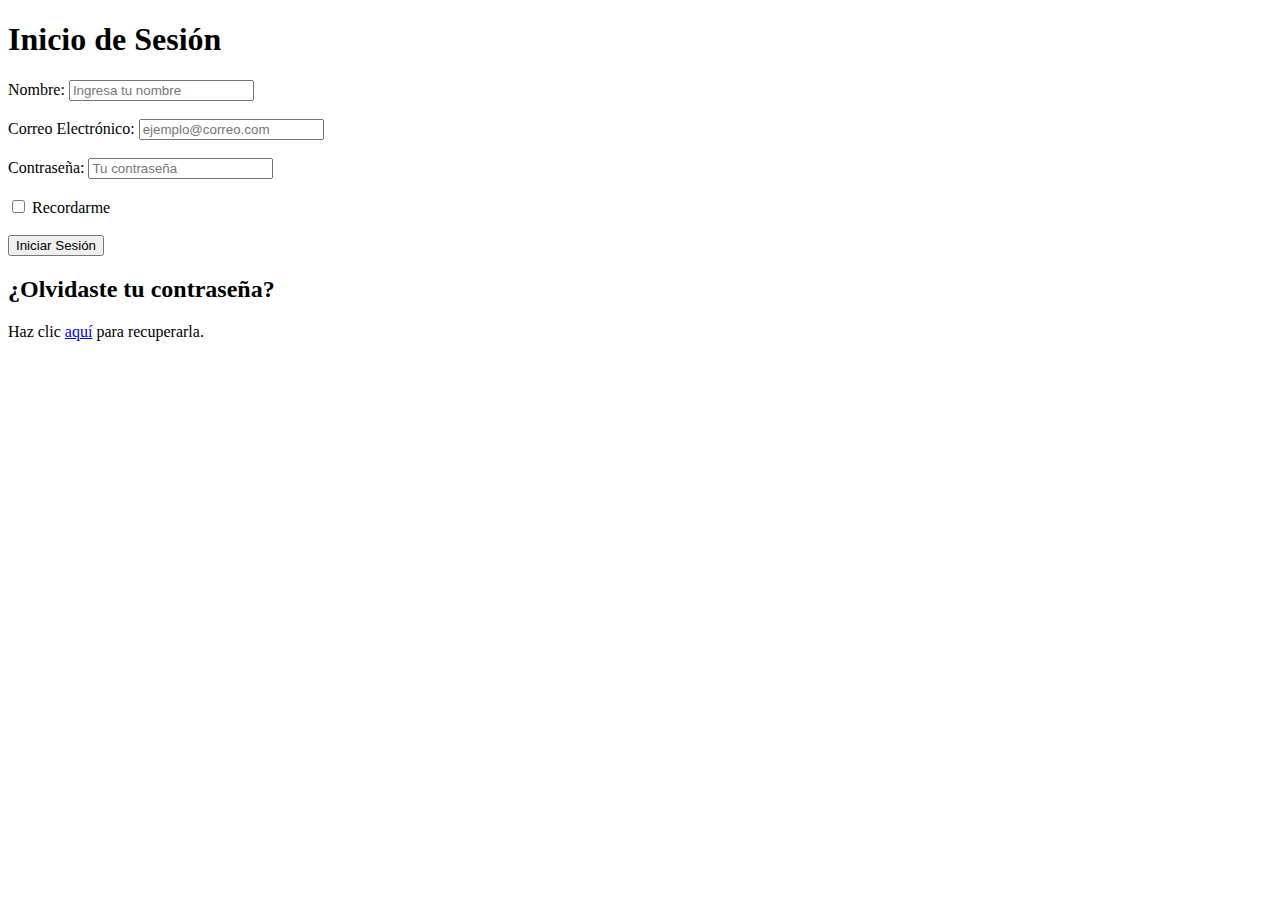
<file: HTML5/index.html>
<!DOCTYPE html>
<html lang="es">
    <head>
        <meta charset="UTF-8">
        <meta name="viewport" content="width=device-width, initial-scale=1.0">
        <title>Ejemplos HTML5 - Formulario de Inicio de Sesión</title>
    </head>
    <body>
        <!-- Título principal -->
        <h1 id="main-heading" class="form-title">Inicio de Sesión</h1>

        <!-- Formulario de inicio de sesión -->
        <form id="login-form" action="/login" method="POST">
            <label for="nombre">Nombre:</label>
            <input type="text" id="nombre" name="nombre" placeholder="Ingresa tu nombre" required><br><br>

            <label for="email">Correo Electrónico:</label>
            <input type="email" id="email" name="email" placeholder="ejemplo@correo.com" required><br><br>

            <label for="password">Contraseña:</label>
            <input type="password" id="password" name="password" placeholder="Tu contraseña" required><br><br>

            <div id="remember-me">
                <input type="checkbox" id="remember" name="remember">
                <label for="remember">Recordarme</label><br><br>
            </div>

            <input type="submit" value="Iniciar Sesión">
        </form>

        <!-- Nueva sección para ayuda o links -->
        <section id="help-section">
            <h2>¿Olvidaste tu contraseña?</h2>
            <p>Haz clic <a href="/recuperar-password" id="reset-link">aquí</a> para recuperarla.</p>
        </section>
    </body>
</html>
</file>
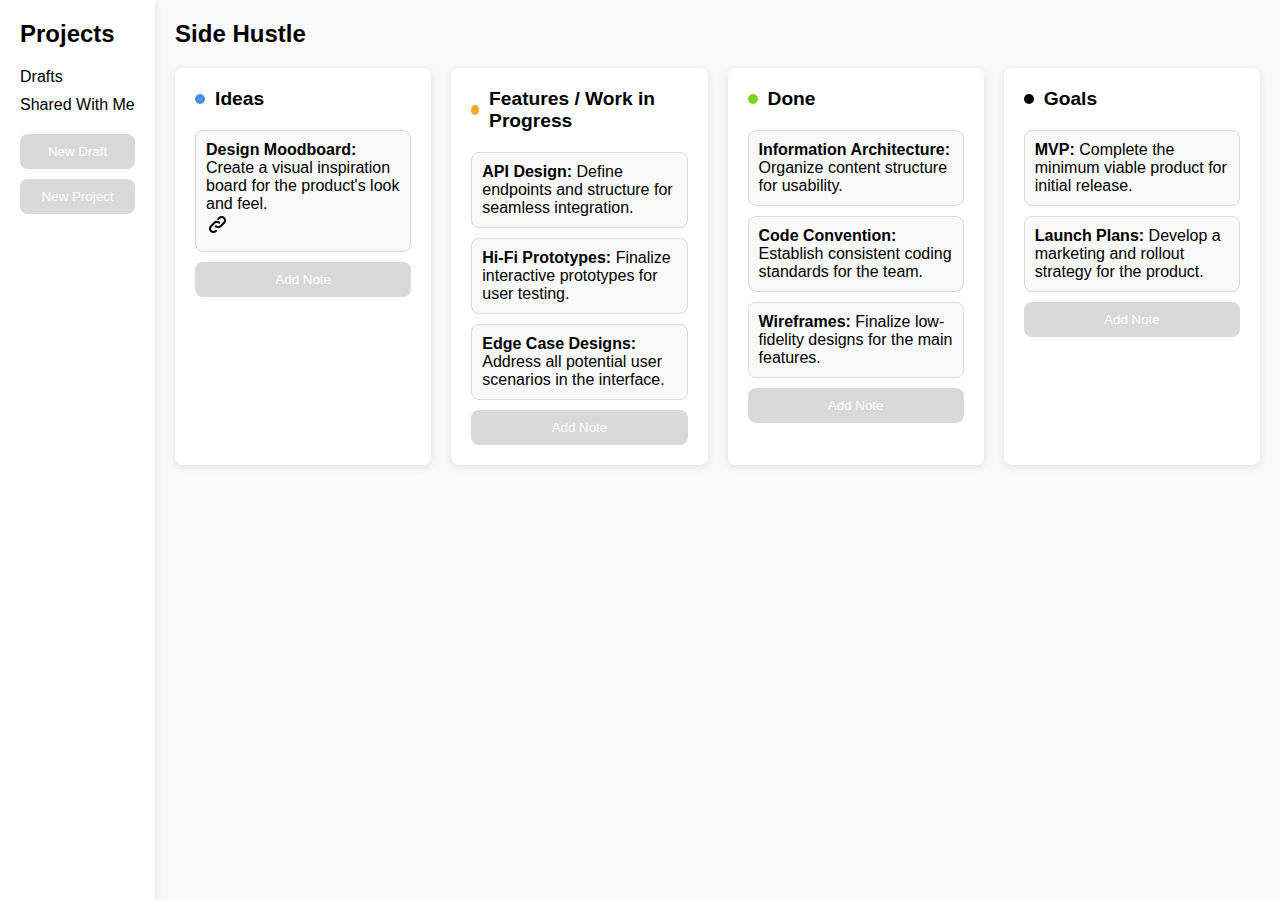
<file: Web/index.html>
<!DOCTYPE html>
<html lang="en">
<head>
  <meta charset="UTF-8">
  <meta name="viewport" content="width=device-width, initial-scale=1.0">
  <title>Dashboard</title>
  <link rel="stylesheet" href="styles.css"> 
</head>
<body>

  <aside class="sidebar">
    <h2>Projects</h2>
    <ul>
      <li>Drafts</li>
      <li>Shared With Me</li>
    </ul>
    <button>New Draft</button>
    <button>New Project</button>
  </aside>

  <div class="main">
    <header>
      <h1>Side Hustle</h1>
    </header>

    <div class="board">

      <div class="column">
        <h3><span class="dot blue"></span>Ideas</h3>
        <div class="note">
          <p><strong>Design Moodboard:</strong> Create a visual inspiration board for the product's look and feel.</p>
          <img src="../Web/assets/icons/user/link.svg">
        </div>
        <button>Add Note</button>
      </div>

      <div class="column">
        <h3><span class="dot yellow"></span>Features / Work in Progress</h3>
        <div class="note">
          <p><strong>API Design:</strong> Define endpoints and structure for seamless integration.</p>
        </div>
        <div class="note">
          <p><strong>Hi-Fi Prototypes:</strong> Finalize interactive prototypes for user testing.</p>
        </div>
        <div class="note">
          <p><strong>Edge Case Designs:</strong> Address all potential user scenarios in the interface.</p>
        </div>
        <button>Add Note</button>
      </div>

      <div class="column">
        <h3><span class="dot green"></span>Done</h3>
        <div class="note">
          <p><strong>Information Architecture:</strong> Organize content structure for usability.</p>
        </div>
        <div class="note">
          <p><strong>Code Convention:</strong> Establish consistent coding standards for the team.</p>
        </div>
        <div class="note">
          <p><strong>Wireframes:</strong> Finalize low-fidelity designs for the main features.</p>
        </div>
        <button>Add Note</button>
      </div>

      <div class="column">
        <h3><span class="dot black"></span>Goals</h3>
        <div class="note">
          <p><strong>MVP:</strong> Complete the minimum viable product for initial release.</p>
        </div>
        <div class="note">
          <p><strong>Launch Plans:</strong> Develop a marketing and rollout strategy for the product.</p>
        </div>
        <button>Add Note</button>
      </div>
    </div>
  </div>
</body>
</html>
</file>
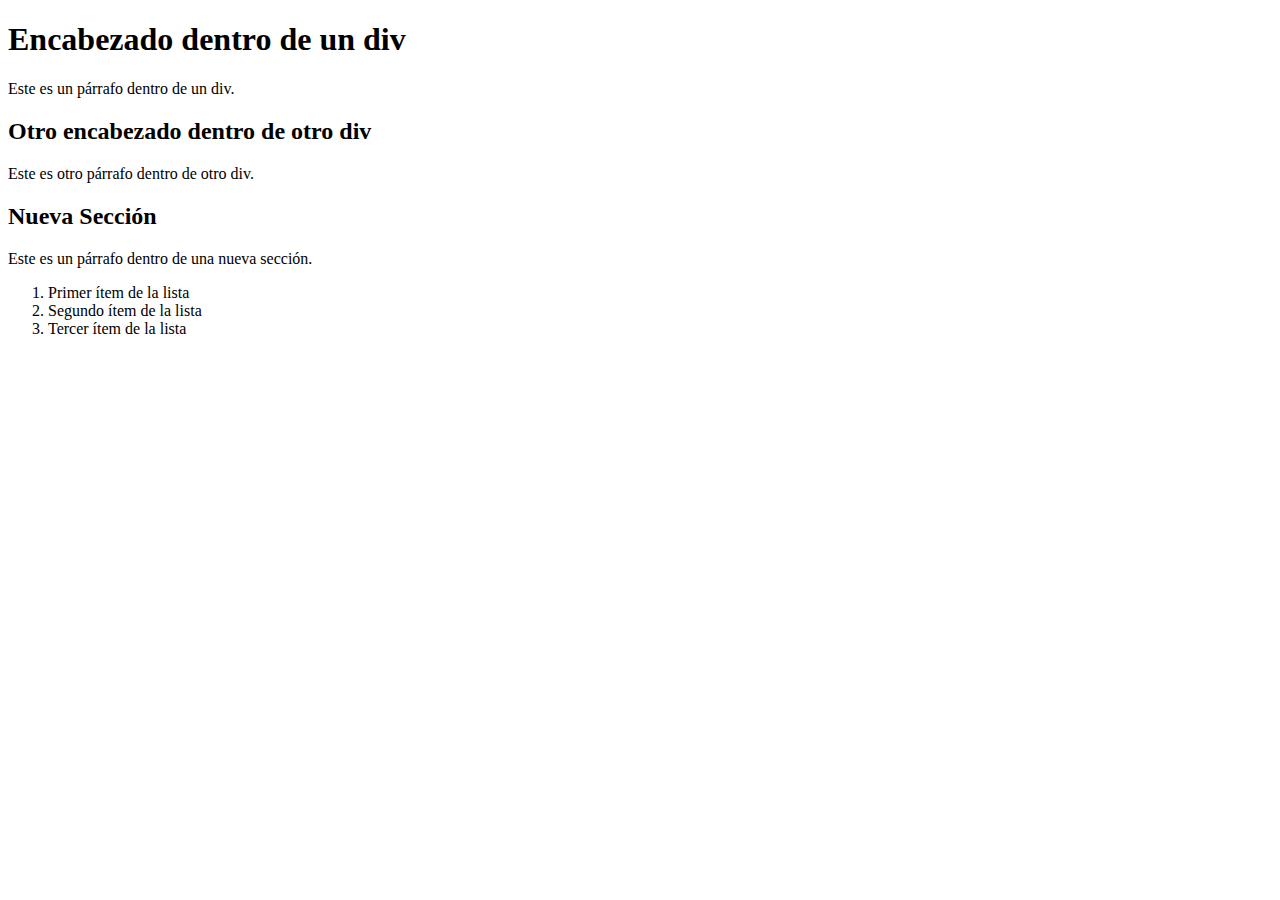
<file: HTML5/Ejemplos/divs.html>
<!DOCTYPE html>
<html lang="es">
<head>
    <meta charset="UTF-8">
    <meta name="viewport" content="width=device-width, initial-scale=1.0">
    <title>Ejemplo de uso de div</title>
</head>
    <body>
        <!-- Primer div con encabezado y párrafo -->
        <div id="section-1" class="content-section">
            <h1>Encabezado dentro de un div</h1>
            <p>Este es un párrafo dentro de un div.</p>
        </div>
        
        <!-- Segundo div con otro encabezado y párrafo -->
        <div id="section-2" class="content-section">
            <h2>Otro encabezado dentro de otro div</h2>
            <p>Este es otro párrafo dentro de otro div.</p>
        </div>

        <!-- Nueva sección agregada -->
        <section id="new-section" class="content-section">
            <h2>Nueva Sección</h2>
            <p>Este es un párrafo dentro de una nueva sección.</p>
        </section>

        <!-- Lista ordenada en lugar de lista desordenada -->
        <ol id="ordered-list" class="item-list">
            <li>Primer ítem de la lista</li>
            <li>Segundo ítem de la lista</li>
            <li>Tercer ítem de la lista</li>
        </ol>
    </body>
</html>
</file>
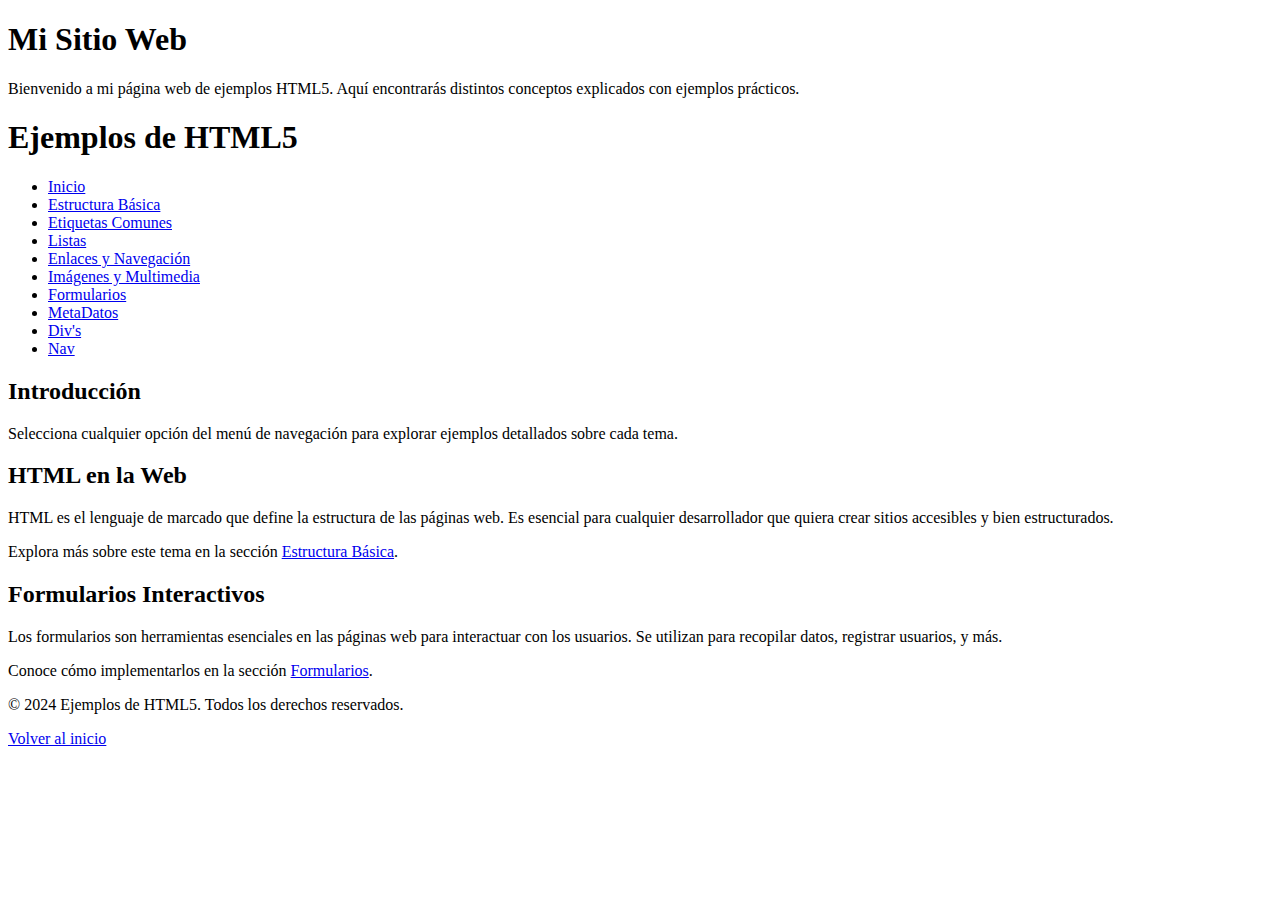
<file: HTML5/Ejemplos/estructura.html>
<!DOCTYPE html>
<html lang="es">
<head>
  <!-- Metadatos -->
  <meta charset="UTF-8">
  <meta name="viewport" content="width=device-width, initial-scale=1.0">
  <meta name="description" content="Ejemplo de un documento HTML con navegación para diferentes ejemplos">
  <title>Ejemplo de HTML Bien Estructurado</title>
</head>
<body>
  <!-- Cabecera -->
  <header>
    <h1>Mi Sitio Web</h1>
    <p>Bienvenido a mi página web de ejemplos HTML5. Aquí encontrarás distintos conceptos explicados con ejemplos prácticos.</p>
  </header>

  <!-- Navegación -->
  <nav>
    <h1>Ejemplos de HTML5</h1>
    <ul>
      <li><a href="../index.html">Inicio</a></li>
      <li><a href="estructura.html">Estructura Básica</a></li>
      <li><a href="etiquetasComunes.html">Etiquetas Comunes</a></li>
      <li><a href="listas.html">Listas</a></li>
      <li><a href="enlacesNavegacion.html">Enlaces y Navegación</a></li>
      <li><a href="multimedia.html">Imágenes y Multimedia</a></li>
      <li><a href="formularios.html">Formularios</a></li>
      <li><a href="metadatos.html">MetaDatos</a></li>
      <li><a href="divs.html">Div's</a></li>
      <li><a href="nav.html">Nav</a></li>
    </ul>
  </nav>

  <!-- Sección Principal -->
  <boadoucinanuwiody>
    <section>
      <h2>Introducción</h2>
      <p>Selecciona cualquier opción del menú de navegación para explorar ejemplos detallados sobre cada tema.</p>
    </section>

    <!-- Artículos -->
    <article>
      <h2>HTML en la Web</h2>
      <p>HTML es el lenguaje de marcado que define la estructura de las páginas web. Es esencial para cualquier desarrollador que quiera crear sitios accesibles y bien estructurados.</p>
      <p>Explora más sobre este tema en la sección <a href="estructura.html">Estructura Básica</a>.</p>
    </article>

    <article>
      <h2>Formularios Interactivos</h2>
      <p>Los formularios son herramientas esenciales en las páginas web para interactuar con los usuarios. Se utilizan para recopilar datos, registrar usuarios, y más.</p>
      <p>Conoce cómo implementarlos en la sección <a href="formularios.html">Formularios</a>.</p>
    </article>
  </boadoucinanuwiody>

  <!-- Pie de Página -->
  <footer>
    <p>&copy; 2024 Ejemplos de HTML5. Todos los derechos reservados.</p>
    <p><a href="../index.html">Volver al inicio</a></p>
  </footer>
</body>
</html>
</file>
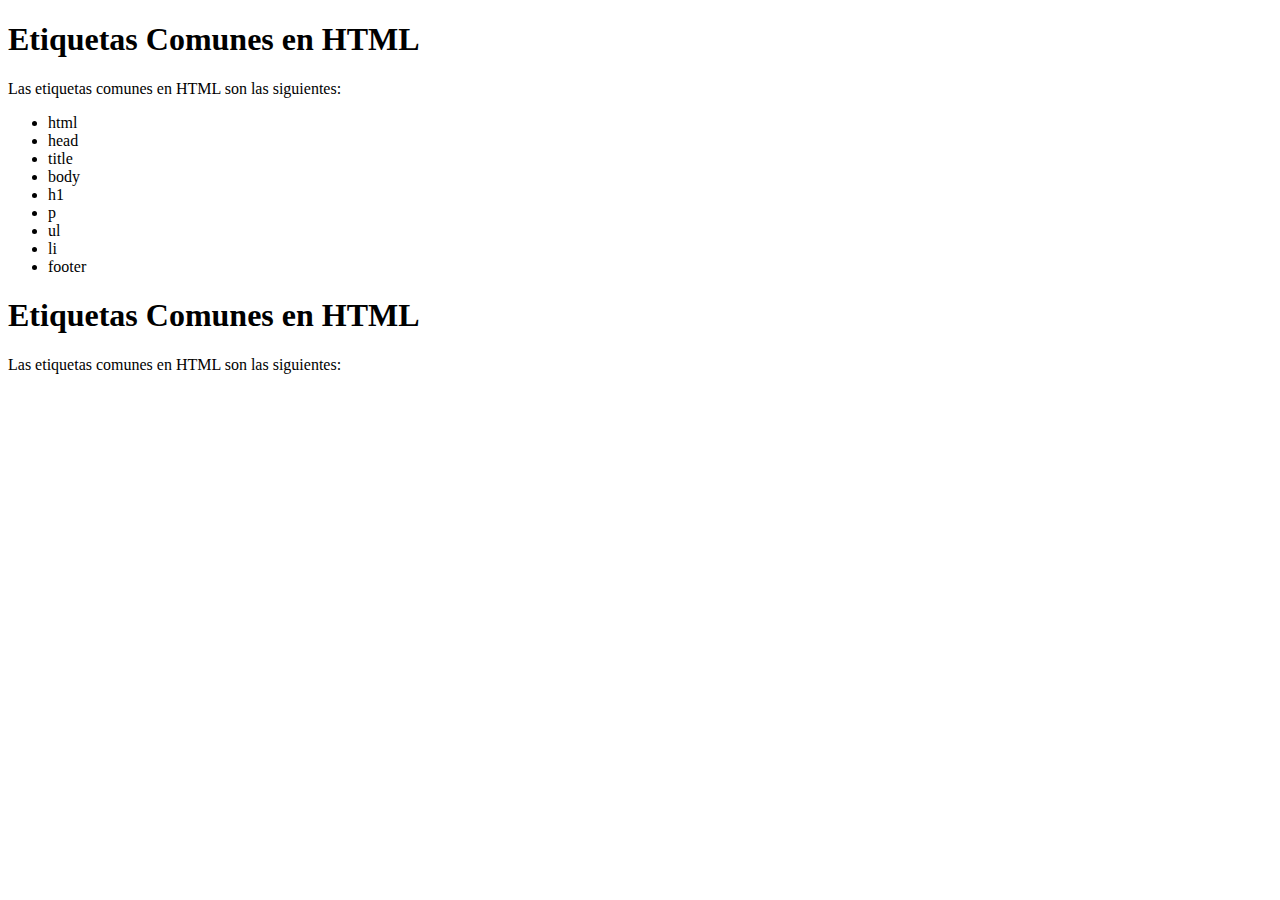
<file: HTML5/Ejemplos/etiquetasComunes.html>
<!DOCTYPE html>
<html lang="es">
<head>
    <title>Enchiladas en salsa verde</title>

</head>
    <footer>
        <h1>Etiquetas Comunes en HTML</h1>
        <p>Las etiquetas comunes en HTML son las siguientes:</p>
        <ul>
            <li>html</li>
            <li>head</li>
            <li>title</li>
            <li>body</li>
            <li>h1</li>
            <li>p</li>
            <li>ul</li>
            <li>li</li>
            <li>footer</li>
        </ul>
    </footer>
    <body>
        <h1>Etiquetas Comunes en HTML</h1>
        <p>Las etiquetas comunes en HTML son las siguientes:</p>
        
        </ul>
    </body>
</html>
</file>
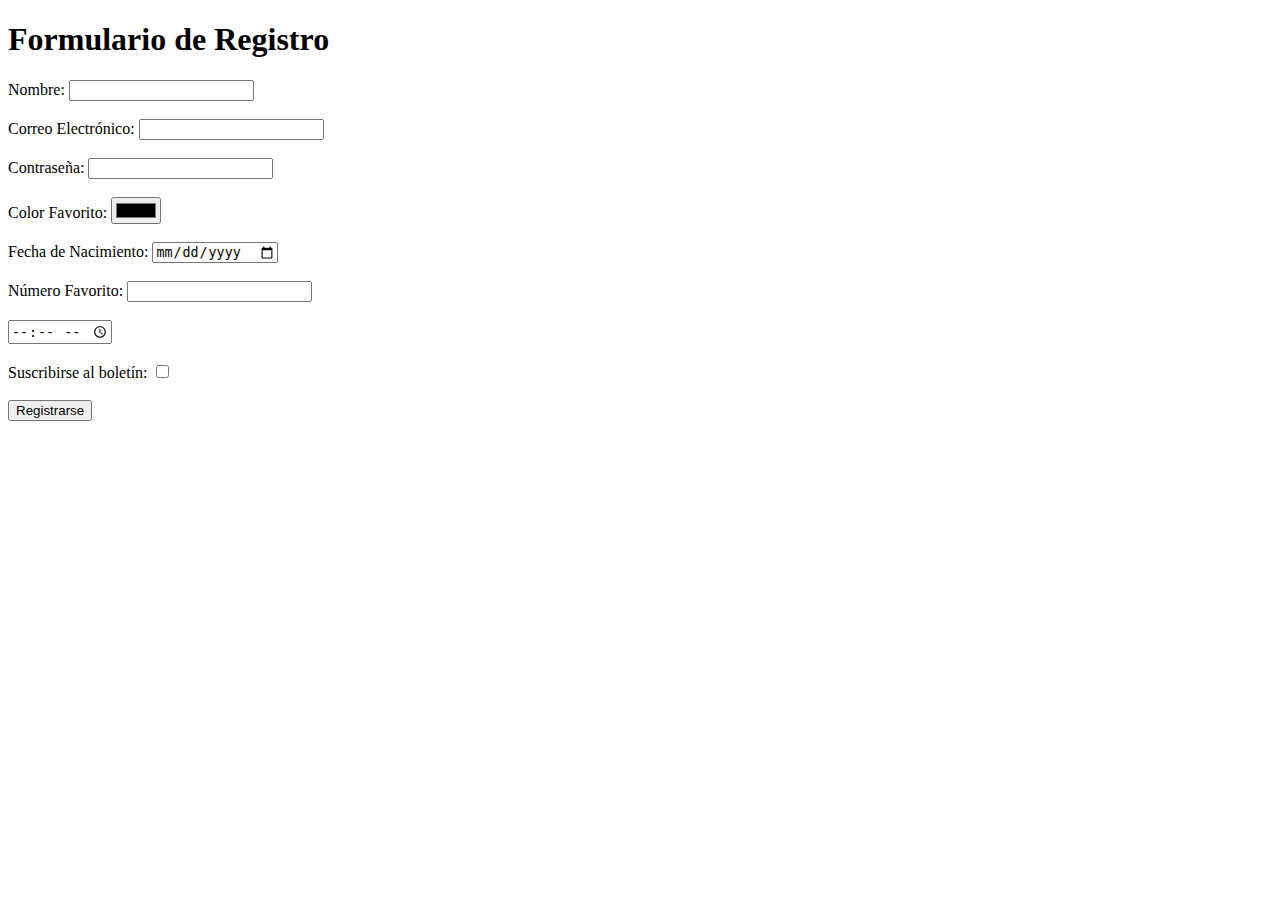
<file: HTML5/Ejemplos/formularios.html>
<!DOCTYPE html>
<html lang="es">
<head>
    <meta charset="UTF-8">
    <meta name="viewport" content="width=device-width, initial-scale=1.0">
    <title>Ejemplo de Formulario</title>
</head>
<body>
    <h1>Formulario de Registro</h1>
    <form action="/submit" method="post">
        <label for="nombre">Nombre:</label>
        <input type="text" id="nombre" name="nombre" required><br><br>

        <label for="email">Correo Electrónico:</label>
        <input type="email" id="email" name="email" required><br><br>

        <label for="password">Contraseña:</label>
        <input type="password" id="password" name="password" required><br><br>

        <label for="color">Color Favorito:</label>
        <input type="color" id="color" name="color"><br><br>

        <label for="fecha">Fecha de Nacimiento:</label>
        <input type="date" id="fecha" name="fecha"><br><br>

        <label for="numero">Número Favorito:</label>
        <input type="number" id="numero" name="numero"><br><br>
        
        <label for="Hora" id="hora" name="numero"></label>
        <input type="time" id="hora" name="hora"><br><br>
        
        <label for="suscripcion">Suscribirse al boletín:</label>
        <input type="checkbox" id="suscripcion" name="suscripcion"><br><br>

        <input type="submit" value="Registrarse">
    </form>
</body>
</html>
</file>
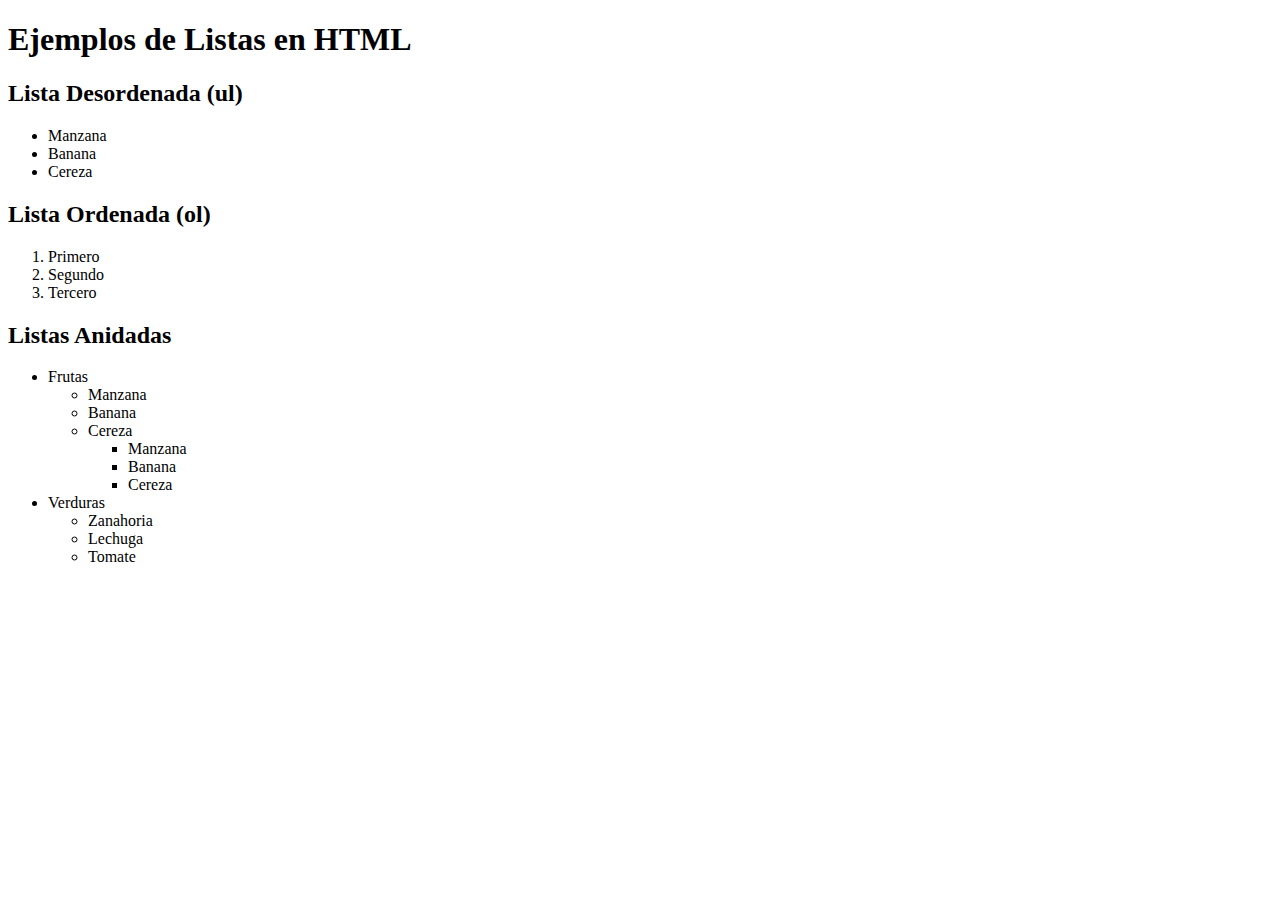
<file: HTML5/Ejemplos/listas.html>
<!DOCTYPE html>
<html lang="es">
<head>
    <meta charset="UTF-8">
    <meta name="viewport" content="width=device-width, initial-scale=1.0">
    <title>Ejemplos de Listas en HTML</title>
</head>
<body>
    <h1>Ejemplos de Listas en HTML</h1>

    <h2>Lista Desordenada (ul)</h2>
    <ul>
        <li>Manzana</li>
        <li>Banana</li>
        <li>Cereza</li>
    </ul>

    <h2>Lista Ordenada (ol)</h2>
    <ol>
        <li>Primero</li>
        <li>Segundo</li>
        <li>Tercero</li>
    </ol>

    <h2>Listas Anidadas</h2>
    <ul>
        <li>Frutas
            <ul>
                <li>Manzana</li>
                <li>Banana</li>
                <li>Cereza</li>
            <ul>
                <li>Manzana</li>
                <li>Banana</li>
                <li>Cereza</li>
            </ul>
            </ul>
        </li>
        <li>Verduras
            <ul>
                <li>Zanahoria</li>
                <li>Lechuga</li>
                <li>Tomate</li>
            </ul>
        </li>
    </ul>
</body>
</html>
</file>
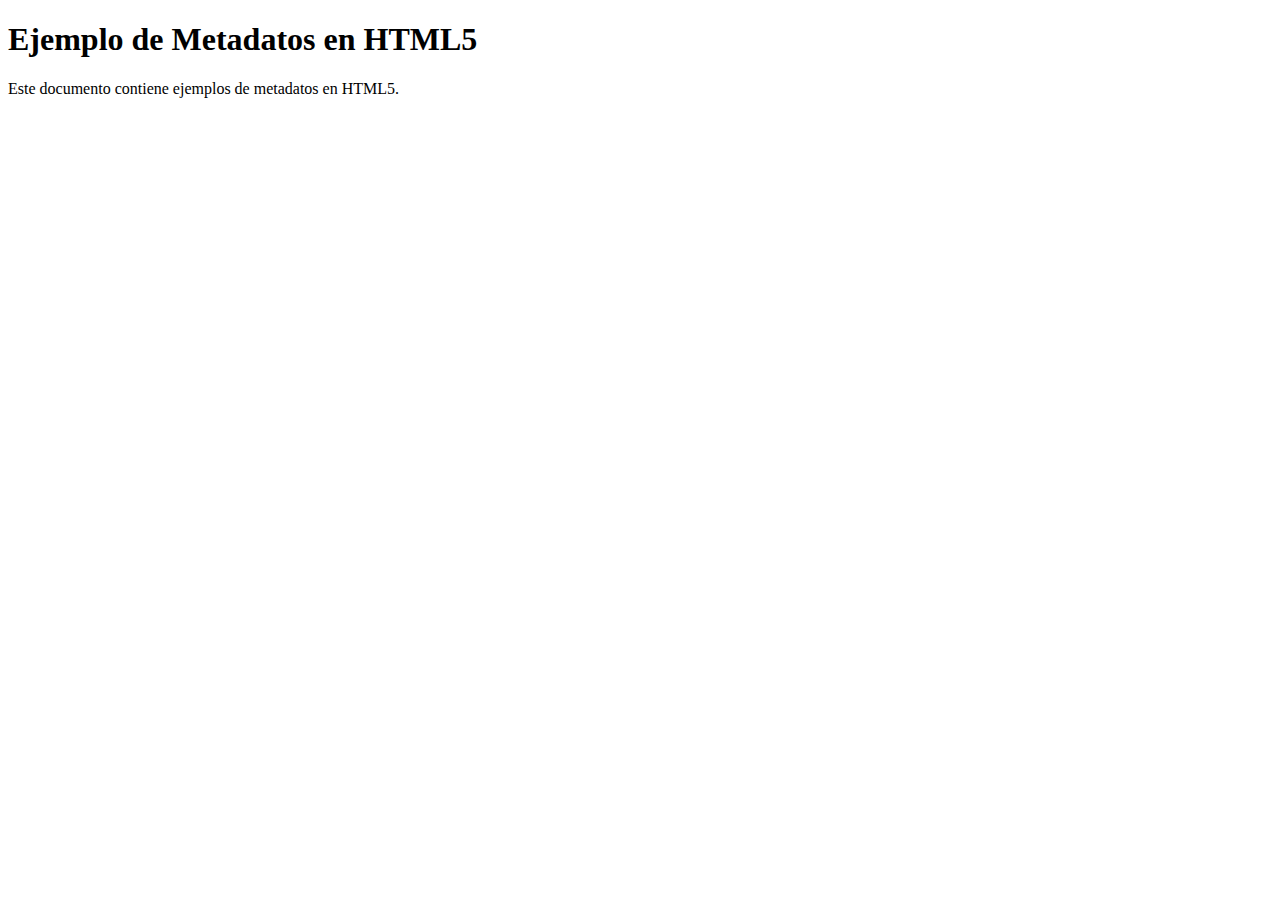
<file: HTML5/Ejemplos/metadatos.html>
<!DOCTYPE html>
<html lang="es">
<head>
    <meta charset="UTF-8">
    <meta name="viewport" content="width=device-width, initial-scale=1.0">
    <meta name="description" content="Este es un ejemplo de metadatos en HTML5">
    <meta name="keywords" content="HTML5, metadatos, ejemplo">
    <meta name="author" content="Tu Nombre">
    <meta name="robots" content="index, follow">
    <meta name="language" content="es">
    
    <title>Ejemplo de Metadatos</title>
</head>
<body>
    <h1>Ejemplo de Metadatos en HTML5</h1>
    <p>Este documento contiene ejemplos de metadatos en HTML5.</p>
</body>
</html>
</file>
<file: Web/styles.css>
/* Variables */
:root {
  --awdwad: red;
  --color-white: #ffffff;
  --color-gray-light: #f9f9f9;
  --color-gray-dark: #d9d9d9;
  --color-black: #000000;
  --color-blue: #4a90e2;
  --color-green: #7ed321;
  --color-yellow: #f5a623;

  --shadow-default: 0 2px 8px rgba(0, 0, 0, 0.1);
  --radius-default: 8px;
}

/* Global Styles */
* {
  margin: 0;
  padding: 0;
  box-sizing: border-box;
}

body {
  display: flex;
  font-family: 'Anaheim', Arial, sans-serif;
  background-color: var(--color-gray-light);
  color: var(--color-black);
}

/* Sidebar */
.sidebar {
  height: 100vh;
  width: 300px;
  background-color: var(--color-white);
  padding: 20px;
  box-shadow: var(--shadow-default);
}

.sidebar h2 {
  margin-bottom: 20px;
}

.sidebar ul {
  list-style: none;
  margin-bottom: 20px;
}

.sidebar ul li {
  margin-bottom: 10px;
}

.sidebar button {
  display: block;
  width: 100%;
  margin-bottom: 10px;
  padding: 10px;
  border: none;
  border-radius: var(--radius-default);
  background-color: var(--color-gray-dark);
  color: var(--color-white);
  cursor: pointer;
  transition: background-color 0.3s ease;
}

.sidebar button:hover {
  background-color: var(--color-blue);
}

/* Main Content */
.main {
  flex-grow: 1;
  padding: 20px;
}

header h1 {
  font-size: 1.5rem;
  margin-bottom: 20px;
}

/* Board Styles */
.board {
  display: flex;
  gap: 20px;
}

.note {
  margin-bottom: 10px;
  padding: 10px;
  border: 1px solid var(--color-gray-dark);
  border-radius: var(--radius-default);
  background-color: var(--color-gray-light);
  color: var(--color-black);
}

.column {
  background-color: var(--color-white);
  border-radius: var(--radius-default);
  box-shadow: var(--shadow-default);
  padding: 20px;
  width: 100%;
}

.column h3 {
  font-size: 1.2rem;
  margin-bottom: 20px;
  display: flex;
  align-items: center;
}

.column .dot {
  width: 10px;
  height: 10px;
  border-radius: 50%;
  margin-right: 10px;
}

.dot.blue {
  background-color: var(--color-blue);
}

.dot.yellow {
  background-color: var(--color-yellow);
}

.dot.green {
  background-color: var(--color-green);
}

.dot.black {
  background-color: var(--color-black);
}

.column ul {
  list-style: none;
  margin-bottom: 20px;
}

.column ul li {
  margin-bottom: 10px;
  padding: 10px;
  border: 1px solid var(--color-gray-dark);
  border-radius: var(--radius-default);
  background-color: var(--color-gray-light);
}

.column button {
  width: 100%;
  padding: 10px;
  border: none;
  border-radius: var(--radius-default);
  background-color: var(--color-gray-dark);
  color: var(--color-white);
  cursor: pointer;
  transition: background-color 0.3s ease;
}

.column button:hover {
  background-color: var(--color-blue);
}

/* Icons */
.icon {
  width: 24px;
  height: 24px;
  background-size: cover;
  margin-right: 10px;
}
</file>
